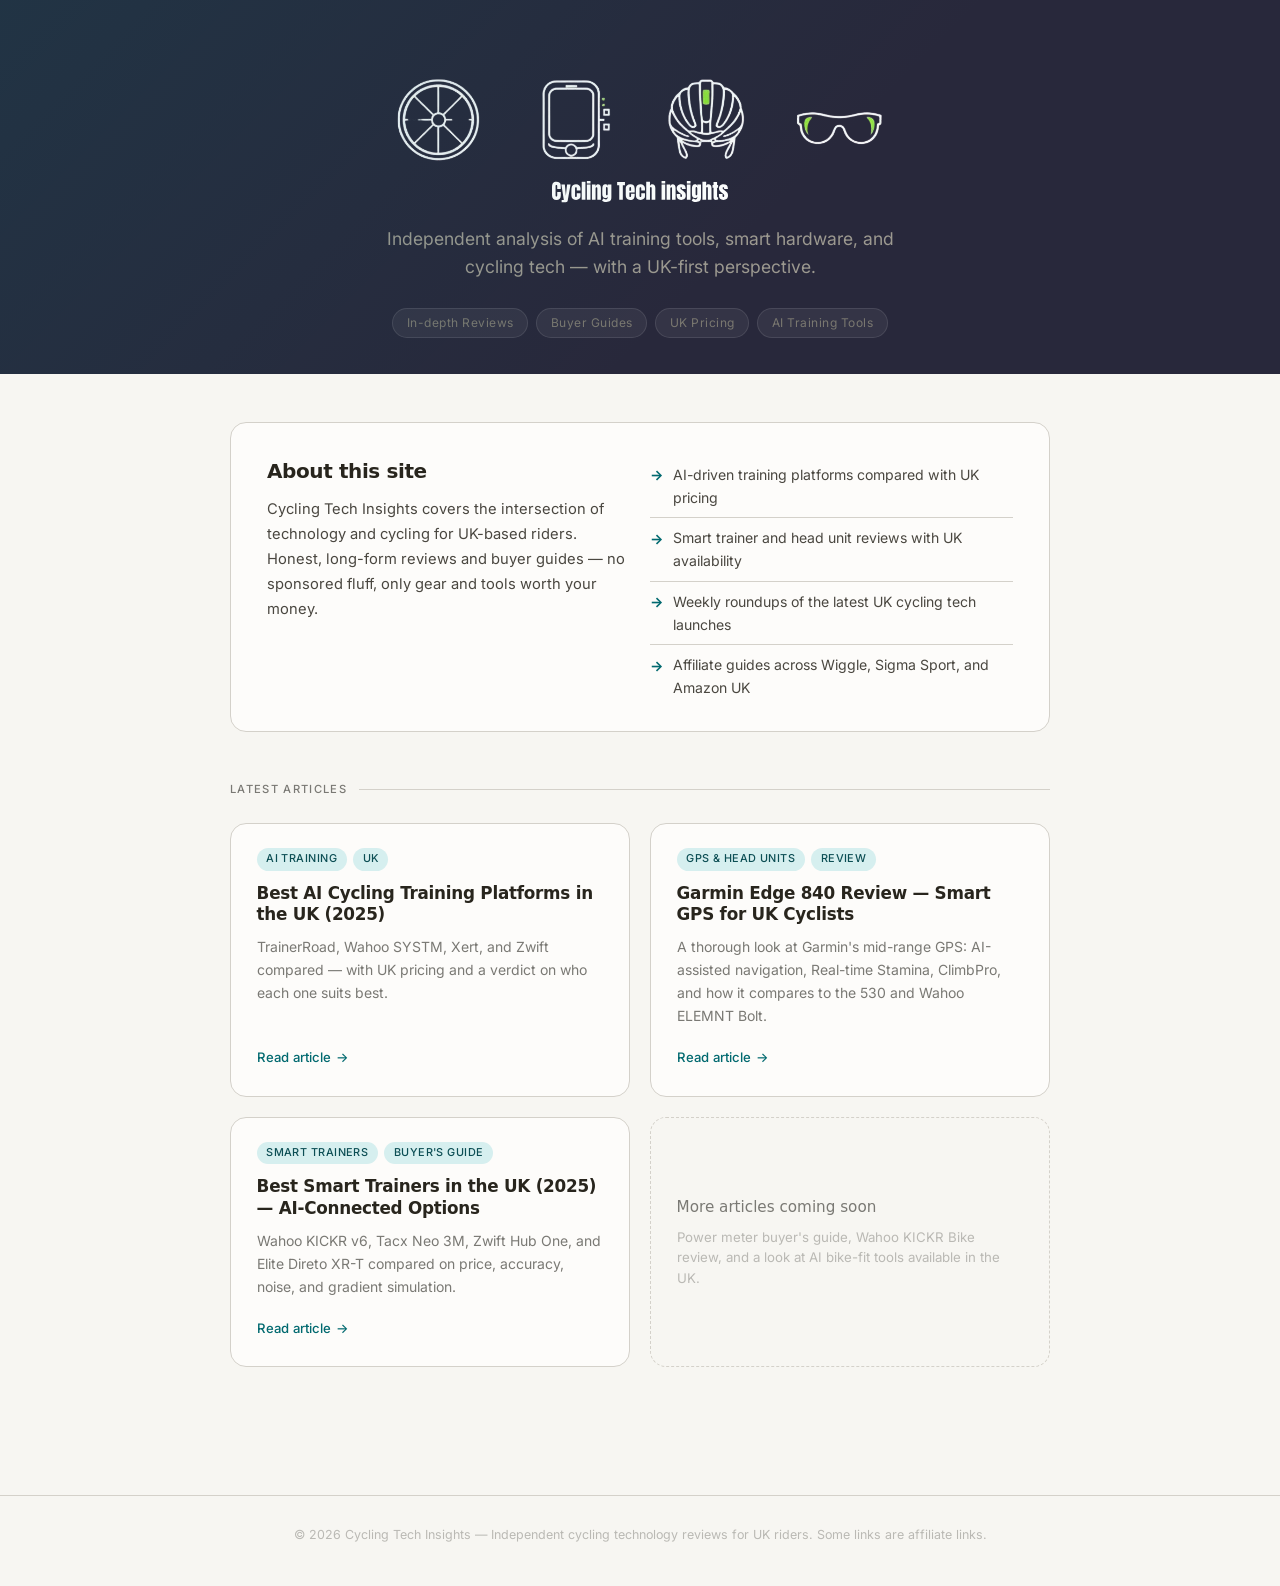
<file: index.html>
<!DOCTYPE html>
<html lang="en">
<head>
  <meta charset="UTF-8">
  <title>Cycling Tech Insights — AI Tools, Gear Reviews &amp; UK Cycling Tech</title>
  <meta name="viewport" content="width=device-width, initial-scale=1">
  <meta name="description" content="Independent analysis of cycling technology, AI training tools, and gear for UK riders. Honest reviews, buyer guides, and weekly tech roundups.">

  <!-- Fonts: Satoshi (headings) + Inter (body) via Fontshare / Bunny Fonts -->
  <link rel="preconnect" href="https://api.fontshare.com">
  <link rel="stylesheet" href="https://api.fontshare.com/v2/css?f[]=satoshi@700,500&display=swap">
  <link rel="preconnect" href="https://fonts.bunny.net">
  <link rel="stylesheet" href="https://fonts.bunny.net/css?family=inter:400,500&display=swap">

  <style>
    /* ── Reset & base ─────────────────────────────────────── */
    *, *::before, *::after { box-sizing: border-box; }

    :root {
      --bg:          #F7F6F2;
      --surface:     #FDFCFA;
      --border:      #D4D1CA;
      --text:        #28251D;
      --text-muted:  #7A7974;
      --text-faint:  #BAB9B4;
      --accent:      #01696F;
      --accent-dark: #0C4E54;
      --tag-bg:      #D6EFEF;
      --tag-text:    #0C4E54;
      --header-bg:   #28283b;
      --font-head:   'Satoshi', system-ui, -apple-system, sans-serif;
      --font-body:   'Inter', system-ui, -apple-system, sans-serif;
    }

    html { scroll-behavior: smooth; }

    body {
      font-family: var(--font-body);
      font-size: 1rem;
      line-height: 1.65;
      color: var(--text);
      background: var(--bg);
      margin: 0;
      padding: 0;
      -webkit-font-smoothing: antialiased;
    }

    a { color: var(--accent); text-decoration: none; }
    a:hover { color: var(--accent-dark); text-decoration: underline; }

    /* ── Header / Hero ────────────────────────────────────── */
    header {
      background: var(--header-bg);
      color: #E8E6E0;
      padding: 2.5rem 1.5rem 2.25rem;
      text-align: center;
      position: relative;
      overflow: hidden;
    }

    /* Subtle angled accent stripe behind the header */
    header::before {
      content: '';
      position: absolute;
      inset: 0;
      background: linear-gradient(135deg, rgba(1,105,111,0.18) 0%, transparent 60%);
      pointer-events: none;
    }

    /* ── Hero logo (wide wordmark) ──────────────────────────── */
    .hero-logo-wrap {
      display: flex;
      justify-content: center;
      align-items: center;
      padding: 0.5rem 0 0.25rem;
    }
    .hero-logo-img {
      display: block;
      width: min(520px, 90vw);
      height: auto;
    }

    header .hero-sub {
      font-size: clamp(0.95rem, 2vw, 1.1rem);
      color: #9C9990;
      max-width: 520px;
      margin: 0 auto 1.75rem;
      line-height: 1.55;
    }

    .hero-pills {
      display: flex;
      justify-content: center;
      flex-wrap: wrap;
      gap: 0.5rem;
    }
    .hero-pill {
      font-size: 0.75rem;
      letter-spacing: 0.04em;
      color: #7A7870;
      background: rgba(255,255,255,0.06);
      border: 1px solid rgba(255,255,255,0.1);
      border-radius: 999px;
      padding: 0.25rem 0.85rem;
    }

    /* ── Layout ───────────────────────────────────────────── */
    main {
      max-width: 860px;
      margin: 0 auto;
      padding: 3rem 1.25rem 5rem;
    }

    /* ── Section label ────────────────────────────────────── */
    .section-label {
      font-family: var(--font-body);
      font-size: 0.7rem;
      font-weight: 500;
      letter-spacing: 0.12em;
      text-transform: uppercase;
      color: var(--text-muted);
      margin: 0 0 1.5rem;
      display: flex;
      align-items: center;
      gap: 0.75rem;
    }
    .section-label::after {
      content: '';
      flex: 1;
      height: 1px;
      background: var(--border);
    }

    /* ── Intro band ───────────────────────────────────────── */
    .intro-band {
      background: var(--surface);
      border: 1px solid var(--border);
      border-radius: 1rem;
      padding: 2rem 2.25rem;
      margin-bottom: 3rem;
      display: grid;
      grid-template-columns: 1fr;
      gap: 1.25rem;
    }
    @media (min-width: 640px) {
      .intro-band {
        grid-template-columns: 1fr 1fr;
        align-items: start;
      }
    }

    .intro-band h2 {
      font-family: var(--font-head);
      font-size: 1.25rem;
      font-weight: 700;
      letter-spacing: -0.02em;
      margin: 0 0 0.6rem;
      color: var(--text);
    }
    .intro-band p {
      font-size: 0.92rem;
      color: #4A4740;
      margin: 0;
      line-height: 1.7;
    }
    .intro-list {
      list-style: none;
      padding: 0;
      margin: 0;
    }
    .intro-list li {
      font-size: 0.88rem;
      color: #4A4740;
      padding: 0.5rem 0;
      border-bottom: 1px solid var(--border);
      display: flex;
      align-items: flex-start;
      gap: 0.6rem;
    }
    .intro-list li:last-child { border-bottom: none; padding-bottom: 0; }
    .intro-list li::before {
      content: '→';
      color: var(--accent);
      font-weight: 700;
      flex-shrink: 0;
      margin-top: 0.05rem;
    }

    /* ── Article grid ─────────────────────────────────────── */
    .articles-grid {
      display: grid;
      grid-template-columns: 1fr;
      gap: 1.25rem;
      margin-bottom: 3rem;
    }
    @media (min-width: 560px) {
      .articles-grid { grid-template-columns: 1fr 1fr; }
    }

    /* ── Article card ─────────────────────────────────────── */
    .article-card {
      background: var(--surface);
      border: 1px solid var(--border);
      border-radius: 1rem;
      padding: 1.5rem 1.6rem 1.6rem;
      display: flex;
      flex-direction: column;
      transition: border-color 0.15s, box-shadow 0.15s, transform 0.15s;
      position: relative;
    }
    .article-card:hover {
      border-color: var(--accent);
      box-shadow: 0 8px 24px -4px rgba(1,105,111,0.12);
      transform: translateY(-2px);
    }

    /* Teal top accent bar */
    .article-card::before {
      content: '';
      position: absolute;
      top: 0; left: 1.6rem; right: 1.6rem;
      height: 2px;
      background: var(--accent);
      border-radius: 0 0 2px 2px;
      opacity: 0;
      transition: opacity 0.15s;
    }
    .article-card:hover::before { opacity: 1; }

    .card-tags {
      display: flex;
      gap: 0.4rem;
      flex-wrap: wrap;
      margin-bottom: 0.75rem;
    }
    .tag {
      background: var(--tag-bg);
      color: var(--tag-text);
      padding: 0.15rem 0.6rem;
      border-radius: 999px;
      font-size: 0.68rem;
      font-weight: 500;
      letter-spacing: 0.04em;
      text-transform: uppercase;
    }

    .article-card h3 {
      font-family: var(--font-head);
      font-size: 1.05rem;
      font-weight: 700;
      letter-spacing: -0.015em;
      line-height: 1.3;
      margin: 0 0 0.55rem;
      color: var(--text);
    }
    .article-card h3 a {
      color: inherit;
      text-decoration: none;
    }
    .article-card h3 a:hover { color: var(--accent); text-decoration: none; }

    .article-card p {
      font-size: 0.875rem;
      color: var(--text-muted);
      margin: 0 0 1.25rem;
      flex: 1;
      line-height: 1.65;
    }

    .read-link {
      display: inline-flex;
      align-items: center;
      gap: 0.35rem;
      font-size: 0.82rem;
      font-weight: 500;
      color: var(--accent);
      text-decoration: none;
      border-bottom: 1px solid transparent;
      transition: border-color 0.12s, color 0.12s;
    }
    .read-link:hover {
      color: var(--accent-dark);
      border-color: var(--accent-dark);
      text-decoration: none;
    }
    .read-link .arrow {
      font-size: 1em;
      transition: transform 0.12s;
    }
    .article-card:hover .read-link .arrow { transform: translateX(3px); }

    /* ── Coming soon card ─────────────────────────────────── */
    .coming-soon-card {
      background: transparent;
      border: 1px dashed var(--border);
      border-radius: 1rem;
      padding: 1.5rem 1.6rem;
      display: flex;
      flex-direction: column;
      justify-content: center;
    }
    .coming-soon-card h3 {
      font-family: var(--font-head);
      font-size: 0.95rem;
      font-weight: 500;
      margin: 0 0 0.4rem;
      color: var(--text-muted);
    }
    .coming-soon-card p {
      margin: 0;
      font-size: 0.83rem;
      color: var(--text-faint);
      line-height: 1.55;
    }

    /* ── Footer ───────────────────────────────────────────── */
    footer {
      border-top: 1px solid var(--border);
      text-align: center;
      font-size: 0.78rem;
      color: var(--text-faint);
      padding: 1.75rem 1.25rem 2.5rem;
      line-height: 1.7;
    }
    footer a { color: var(--text-muted); }
    footer a:hover { color: var(--text); }

    /* ── Reduced motion ───────────────────────────────────── */
    @media (prefers-reduced-motion: reduce) {
      .article-card, .article-card::before, .read-link, .read-link .arrow {
        transition: none;
      }
      .article-card:hover { transform: none; }
    }
  </style>
</head>
<body>

  <header>
    <div class="hero-logo-wrap">
      <img class="hero-logo-img"
           src="/business%20cards%2030%20(Logo).svg"
           onerror="this.src='/business%20cards%2030%20(Logo).png'"
           alt="Cycling Tech Insights">
    </div>
    <p class="hero-sub">Independent analysis of AI training tools, smart hardware, and cycling tech — with a UK-first perspective.</p>
    <div class="hero-pills">
      <span class="hero-pill">In-depth Reviews</span>
      <span class="hero-pill">Buyer Guides</span>
      <span class="hero-pill">UK Pricing</span>
      <span class="hero-pill">AI Training Tools</span>
    </div>
  </header>

  <main>

    <!-- Intro -->
    <div id="about" class="intro-band">
      <div>
        <h2>About this site</h2>
        <p>Cycling Tech Insights covers the intersection of technology and cycling for UK-based riders. Honest, long-form reviews and buyer guides — no sponsored fluff, only gear and tools worth your money.</p>
      </div>
      <ul class="intro-list">
        <li>AI-driven training platforms compared with UK pricing</li>
        <li>Smart trainer and head unit reviews with UK availability</li>
        <li>Weekly roundups of the latest UK cycling tech launches</li>
        <li>Affiliate guides across Wiggle, Sigma Sport, and Amazon UK</li>
      </ul>
    </div>

    <!-- Articles -->
    <p id="articles" class="section-label">Latest Articles</p>

    <div class="articles-grid">

      <div class="article-card">
        <div class="card-tags">
          <span class="tag">AI Training</span>
          <span class="tag">UK</span>
        </div>
        <h3><a href="/articles/ai-cycling-training-platforms.html">Best AI Cycling Training Platforms in the UK (2025)</a></h3>
        <p>TrainerRoad, Wahoo SYSTM, Xert, and Zwift compared — with UK pricing and a verdict on who each one suits best.</p>
<a href="/articles/ai-cycling-training-platforms.html" class="read-link">Read article <span class="arrow">→</span></a>
      </div>

      <div class="article-card">
        <div class="card-tags">
          <span class="tag">GPS &amp; Head Units</span>
          <span class="tag">Review</span>
        </div>
        <h3><a href="/articles/garmin-edge-840-review.html">Garmin Edge 840 Review — Smart GPS for UK Cyclists</a></h3>
        <p>A thorough look at Garmin's mid-range GPS: AI-assisted navigation, Real-time Stamina, ClimbPro, and how it compares to the 530 and Wahoo ELEMNT Bolt.</p>
<a href="/articles/garmin-edge-840-review.html" class="read-link">Read article <span class="arrow">→</span></a>
      </div>

      <div class="article-card">
        <div class="card-tags">
          <span class="tag">Smart Trainers</span>
          <span class="tag">Buyer's Guide</span>
        </div>
        <h3><a href="/articles/smart-trainers-uk-comparison.html">Best Smart Trainers in the UK (2025) — AI-Connected Options</a></h3>
        <p>Wahoo KICKR v6, Tacx Neo 3M, Zwift Hub One, and Elite Direto XR-T compared on price, accuracy, noise, and gradient simulation.</p>
<a href="/articles/smart-trainers-uk-comparison.html" class="read-link">Read article <span class="arrow">→</span></a>
      </div>

      <div class="coming-soon-card">
        <h3>More articles coming soon</h3>
        <p>Power meter buyer's guide, Wahoo KICKR Bike review, and a look at AI bike-fit tools available in the UK.</p>
      </div>

    </div>

  </main>

  <footer>
    &copy; <span id="year"></span> Cycling Tech Insights &mdash; Independent cycling technology reviews for UK riders.
    Some links are affiliate links.
  </footer>

  <script>document.getElementById('year').textContent = new Date().getFullYear();</script>
</body>
</html>
</file>
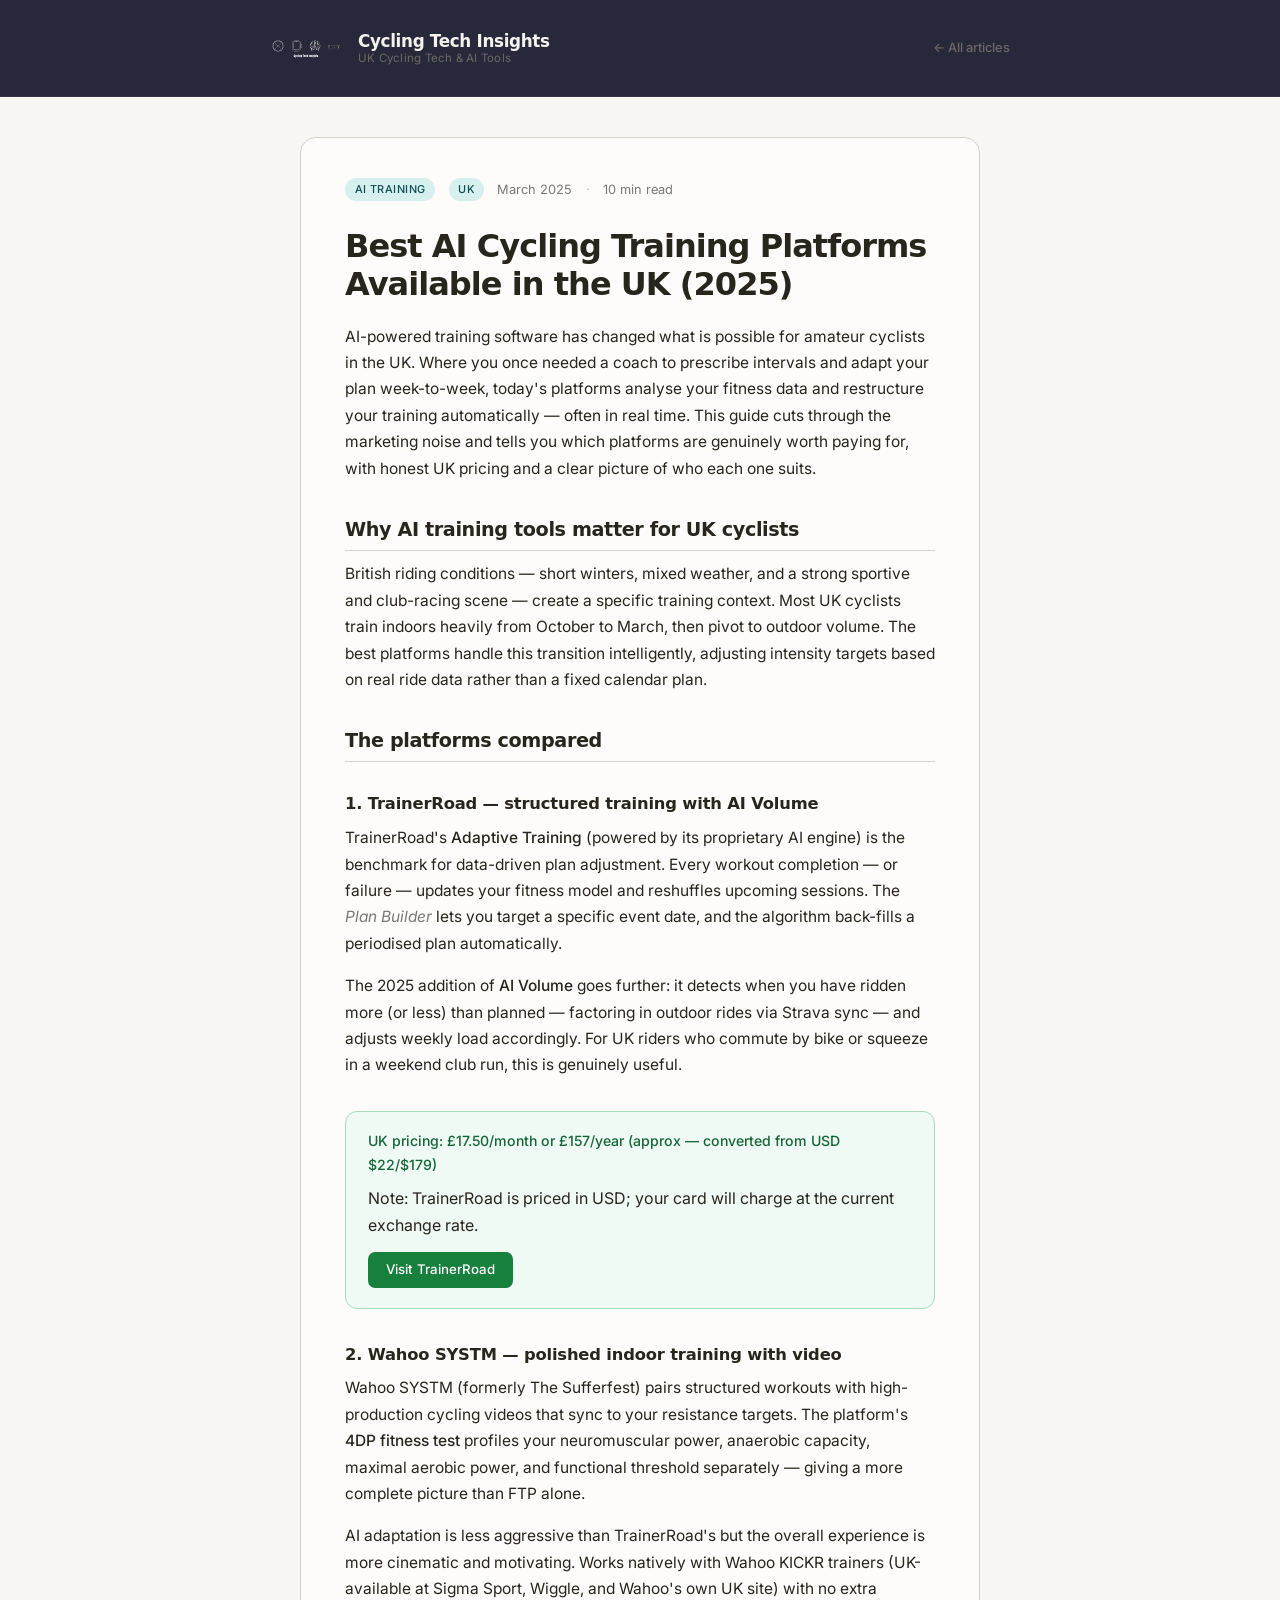
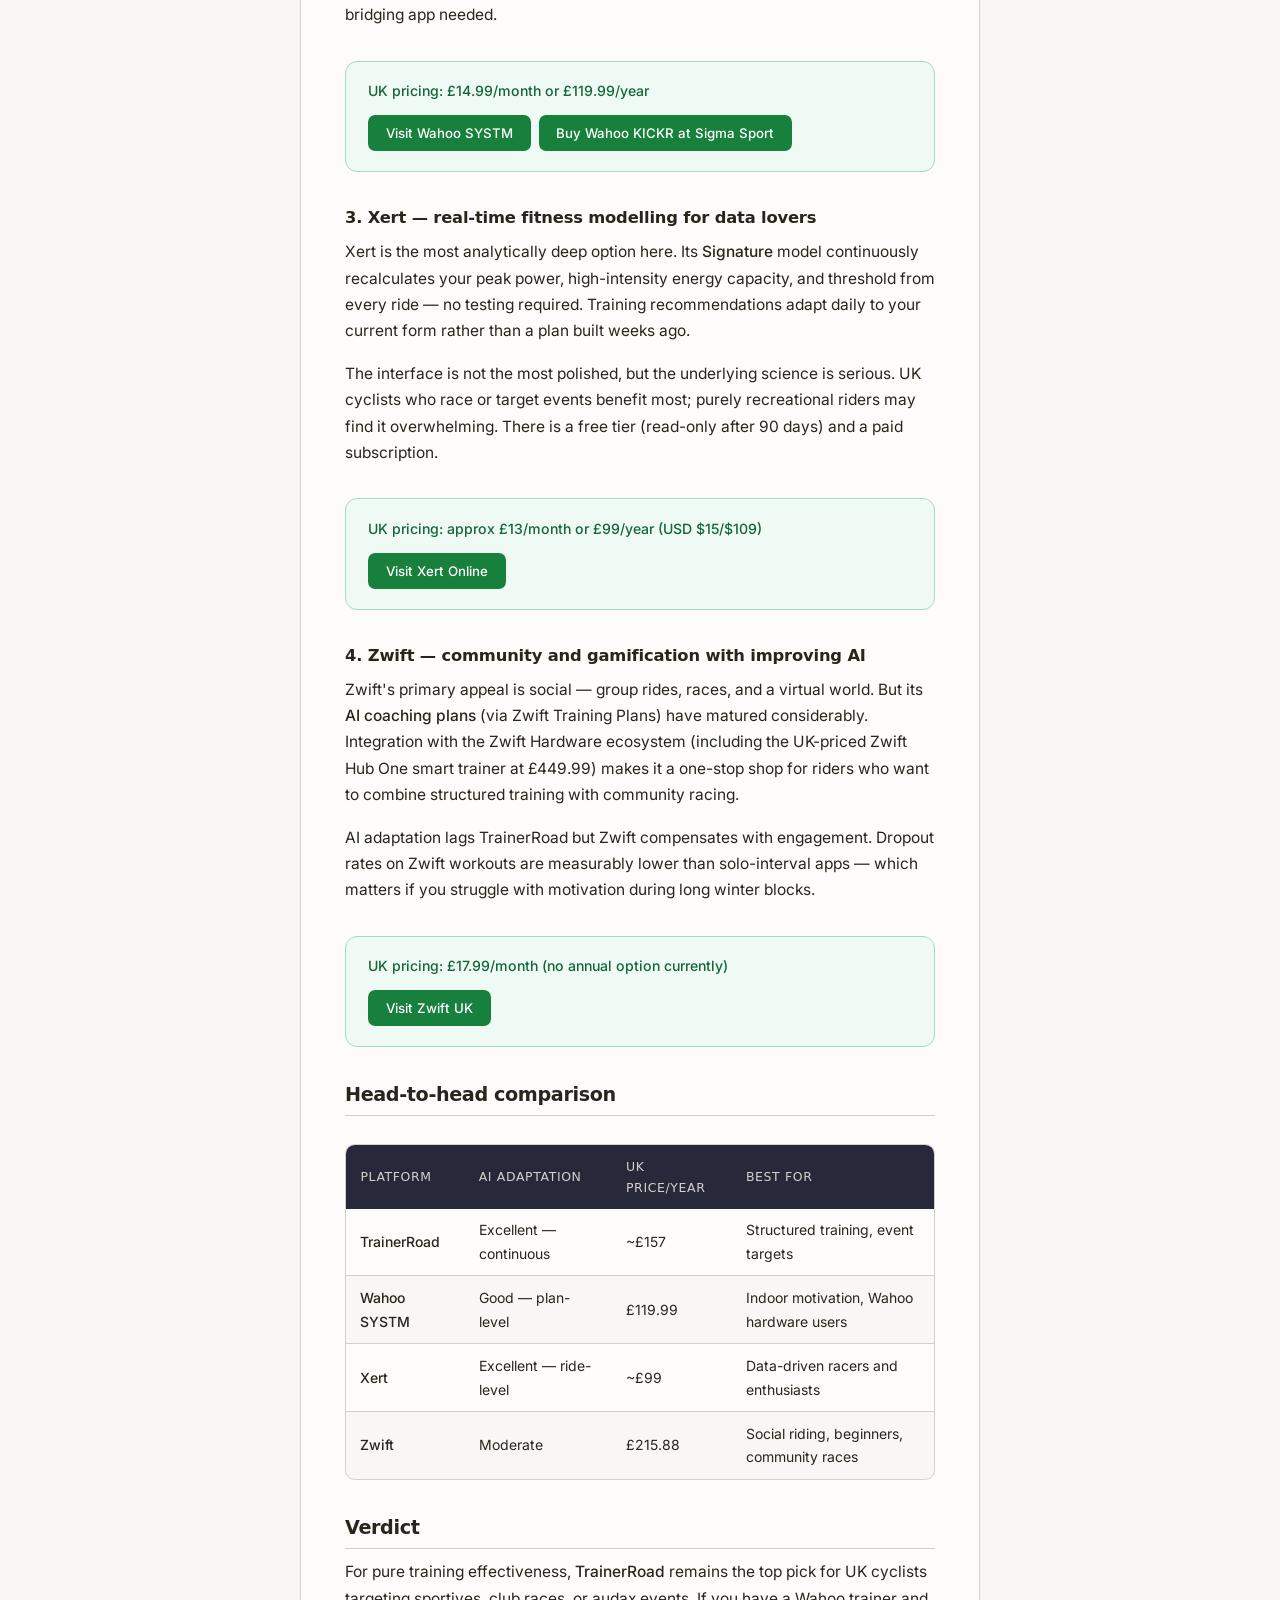
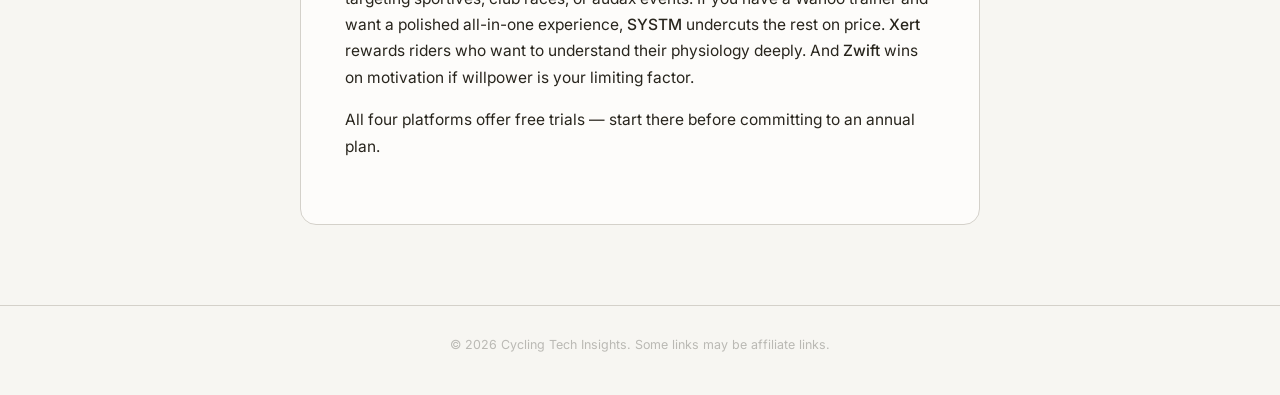
<file: articles/ai-cycling-training-platforms.html>
<!DOCTYPE html>
<html lang="en">
<head>
  <meta charset="UTF-8">
  <title>Best AI Cycling Training Platforms Available in the UK (2025) | Cycling Tech Insights</title>
  <meta name="viewport" content="width=device-width, initial-scale=1">
  <meta name="description" content="A UK-focused comparison of AI-powered cycling training platforms including Zwift, Wahoo SYSTM, TrainerRoad, and Xert — with UK pricing and honest verdicts.">
  <link rel="stylesheet" href="../css/article.css">
</head>
<body>

  <div class="site-header">
    <div class="header-inner">
      <a href="/" class="site-logo">
        <img src="/business%20cards%2030%20(Logo).svg"
             onerror="this.src='/business%20cards%2030%20(Logo).png'"
             alt="Cycling Tech Insights logo">
        <div class="header-text">
          <span class="logo-name">Cycling Tech Insights</span>
          <span class="logo-tagline">UK Cycling Tech &amp; AI Tools</span>
        </div>
      </a>
      <a href="/" class="back-nav">← All articles</a>
    </div>
  </div>

  <div class="article-wrap">

    <article>
      <div class="article-meta">
        <span class="tag">AI Training</span>
        <span class="tag">UK</span>
        <span>March 2025</span>
        <span>10 min read</span>
      </div>

      <h1>Best AI Cycling Training Platforms Available in the UK (2025)</h1>

      <p>
        AI-powered training software has changed what is possible for amateur cyclists in the UK.
        Where you once needed a coach to prescribe intervals and adapt your plan week-to-week,
        today's platforms analyse your fitness data and restructure your training automatically —
        often in real time. This guide cuts through the marketing noise and tells you which
        platforms are genuinely worth paying for, with honest UK pricing and a clear picture
        of who each one suits.
      </p>

      <h2>Why AI training tools matter for UK cyclists</h2>
      <p>
        British riding conditions — short winters, mixed weather, and a strong sportive and
        club-racing scene — create a specific training context. Most UK cyclists train indoors
        heavily from October to March, then pivot to outdoor volume. The best platforms handle
        this transition intelligently, adjusting intensity targets based on real ride data rather
        than a fixed calendar plan.
      </p>

      <h2>The platforms compared</h2>

      <h3>1. TrainerRoad — structured training with AI Volume</h3>
      <p>
        TrainerRoad's <strong>Adaptive Training</strong> (powered by its proprietary AI engine)
        is the benchmark for data-driven plan adjustment. Every workout completion — or failure —
        updates your fitness model and reshuffles upcoming sessions. The <em>Plan Builder</em>
        lets you target a specific event date, and the algorithm back-fills a periodised plan
        automatically.
      </p>
      <p>
        The 2025 addition of <strong>AI Volume</strong> goes further: it detects when you have
        ridden more (or less) than planned — factoring in outdoor rides via Strava sync — and
        adjusts weekly load accordingly. For UK riders who commute by bike or squeeze in a
        weekend club run, this is genuinely useful.
      </p>

      <div class="buy-box">
        <strong>UK pricing: £17.50/month or £157/year (approx — converted from USD $22/$179)</strong>
        Note: TrainerRoad is priced in USD; your card will charge at the current exchange rate.
        <br>
        <div class="buy-links"><a href="https://www.trainerroad.com" rel="nofollow">Visit TrainerRoad</a></div>
      </div>

      <h3>2. Wahoo SYSTM — polished indoor training with video</h3>
      <p>
        Wahoo SYSTM (formerly The Sufferfest) pairs structured workouts with high-production
        cycling videos that sync to your resistance targets. The platform's <strong>4DP fitness
        test</strong> profiles your neuromuscular power, anaerobic capacity, maximal aerobic power,
        and functional threshold separately — giving a more complete picture than FTP alone.
      </p>
      <p>
        AI adaptation is less aggressive than TrainerRoad's but the overall experience is more
        cinematic and motivating. Works natively with Wahoo KICKR trainers (UK-available at
        Sigma Sport, Wiggle, and Wahoo's own UK site) with no extra bridging app needed.
      </p>

      <div class="buy-box">
        <strong>UK pricing: £14.99/month or £119.99/year</strong>
        <div class="buy-links"><a href="https://www.wahoofitness.com/systm" rel="nofollow">Visit Wahoo SYSTM</a>
        <a href="https://www.sigmasport.co.uk/wahoo" rel="nofollow">Buy Wahoo KICKR at Sigma Sport</a></div>
      </div>

      <h3>3. Xert — real-time fitness modelling for data lovers</h3>
      <p>
        Xert is the most analytically deep option here. Its <strong>Signature</strong> model
        continuously recalculates your peak power, high-intensity energy capacity, and threshold
        from every ride — no testing required. Training recommendations adapt daily to your
        current form rather than a plan built weeks ago.
      </p>
      <p>
        The interface is not the most polished, but the underlying science is serious. UK cyclists
        who race or target events benefit most; purely recreational riders may find it overwhelming.
        There is a free tier (read-only after 90 days) and a paid subscription.
      </p>

      <div class="buy-box">
        <strong>UK pricing: approx £13/month or £99/year (USD $15/$109)</strong>
        <div class="buy-links"><a href="https://www.xertonline.com" rel="nofollow">Visit Xert Online</a></div>
      </div>

      <h3>4. Zwift — community and gamification with improving AI</h3>
      <p>
        Zwift's primary appeal is social — group rides, races, and a virtual world. But its
        <strong>AI coaching plans</strong> (via Zwift Training Plans) have matured considerably.
        Integration with the Zwift Hardware ecosystem (including the UK-priced Zwift Hub One
        smart trainer at £449.99) makes it a one-stop shop for riders who want to combine
        structured training with community racing.
      </p>
      <p>
        AI adaptation lags TrainerRoad but Zwift compensates with engagement. Dropout rates on
        Zwift workouts are measurably lower than solo-interval apps — which matters if you
        struggle with motivation during long winter blocks.
      </p>

      <div class="buy-box">
        <strong>UK pricing: £17.99/month (no annual option currently)</strong>
        <div class="buy-links"><a href="https://www.zwift.com/gb" rel="nofollow">Visit Zwift UK</a></div>
      </div>

      <h2>Head-to-head comparison</h2>

      <div class="table-wrap"><table class="comparison-table">
        <thead>
          <tr>
            <th>Platform</th>
            <th>AI Adaptation</th>
            <th>UK Price/year</th>
            <th>Best for</th>
          </tr>
        </thead>
        <tbody>
          <tr>
            <td><strong>TrainerRoad</strong></td>
            <td>Excellent — continuous</td>
            <td>~£157</td>
            <td>Structured training, event targets</td>
          </tr>
          <tr>
            <td><strong>Wahoo SYSTM</strong></td>
            <td>Good — plan-level</td>
            <td>£119.99</td>
            <td>Indoor motivation, Wahoo hardware users</td>
          </tr>
          <tr>
            <td><strong>Xert</strong></td>
            <td>Excellent — ride-level</td>
            <td>~£99</td>
            <td>Data-driven racers and enthusiasts</td>
          </tr>
          <tr>
            <td><strong>Zwift</strong></td>
            <td>Moderate</td>
            <td>£215.88</td>
            <td>Social riding, beginners, community races</td>
          </tr>
        </tbody>
      </table></div>

      <h2>Verdict</h2>
      <p>
        For pure training effectiveness, <strong>TrainerRoad</strong> remains the top pick for
        UK cyclists targeting sportives, club races, or audax events. If you have a Wahoo trainer
        and want a polished all-in-one experience, <strong>SYSTM</strong> undercuts the rest on
        price. <strong>Xert</strong> rewards riders who want to understand their physiology deeply.
        And <strong>Zwift</strong> wins on motivation if willpower is your limiting factor.
      </p>
      <p>
        All four platforms offer free trials — start there before committing to an annual plan.
      </p>

    </article>
  </div>

  <footer>
    &copy; <span id="year"></span> Cycling Tech Insights. Some links may be affiliate links.
  </footer>
  <script>document.getElementById('year').textContent = new Date().getFullYear();</script>
</body>
</html>
</file>
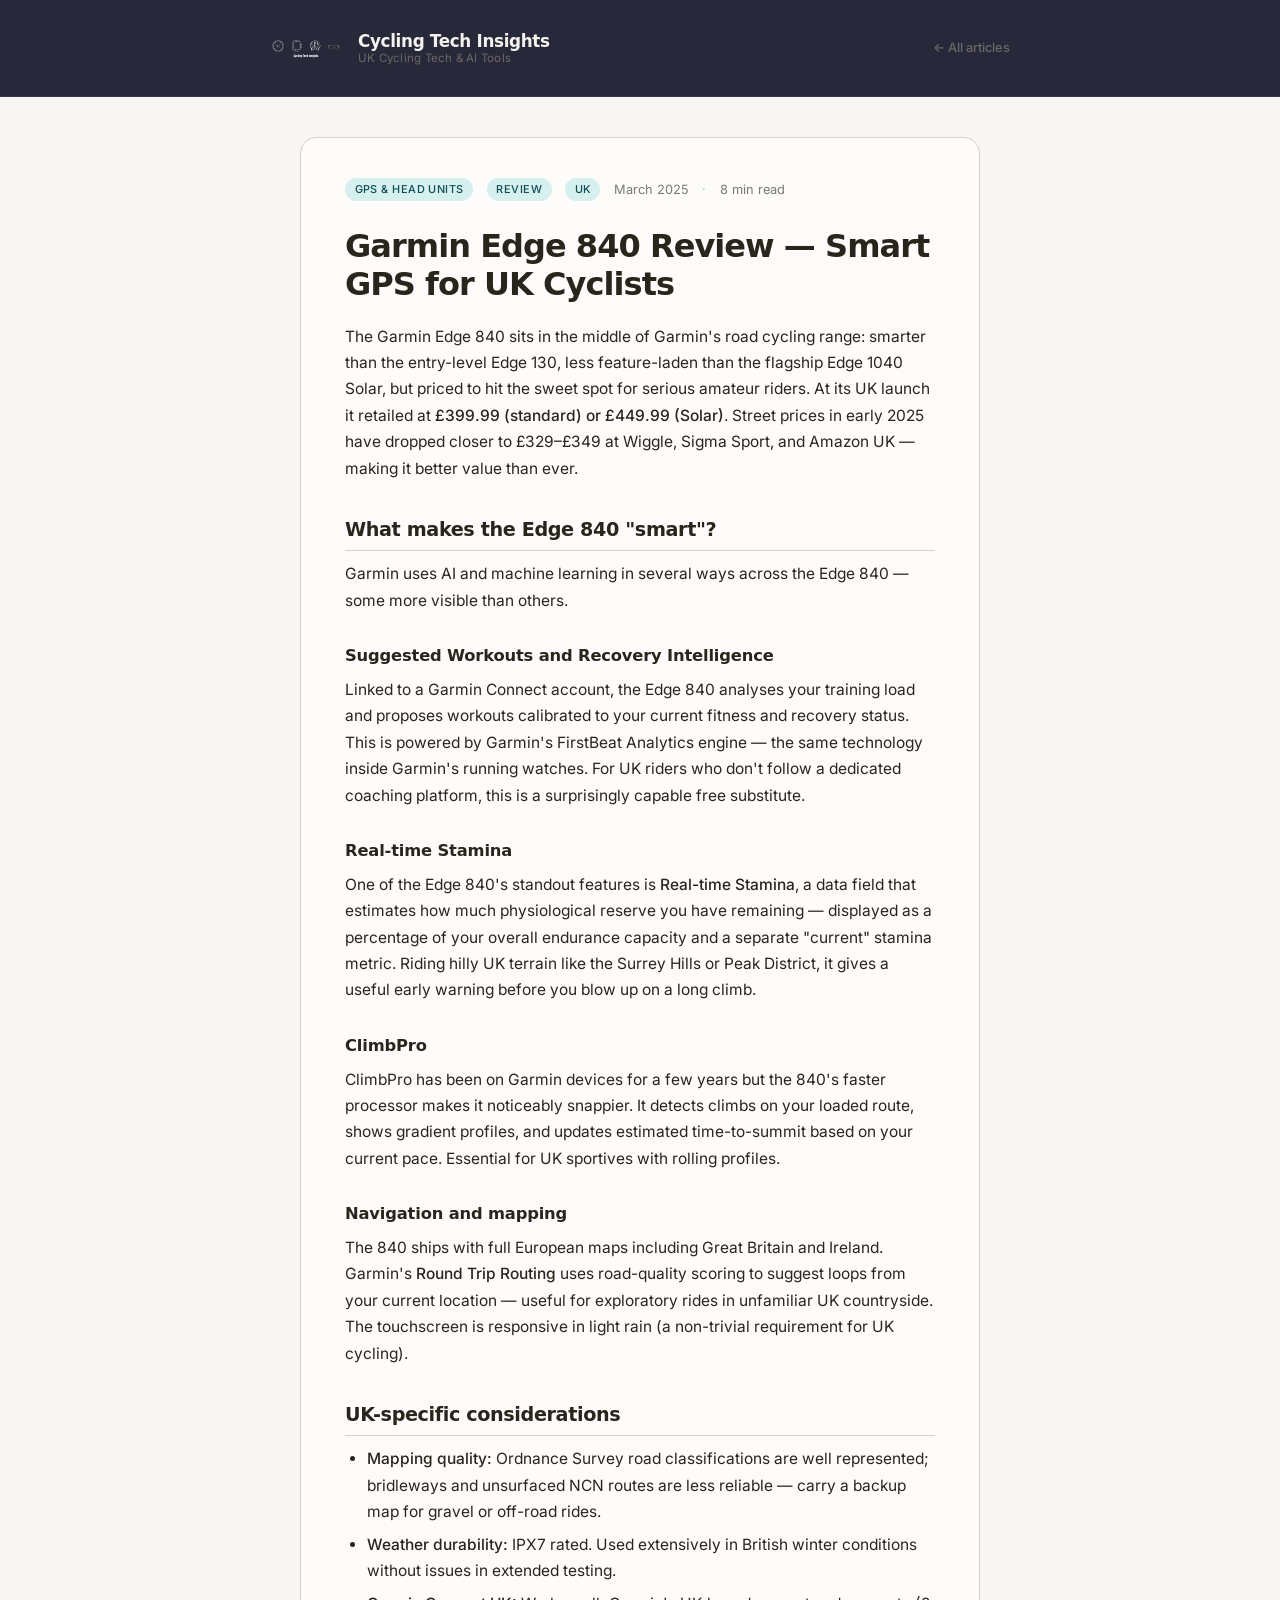
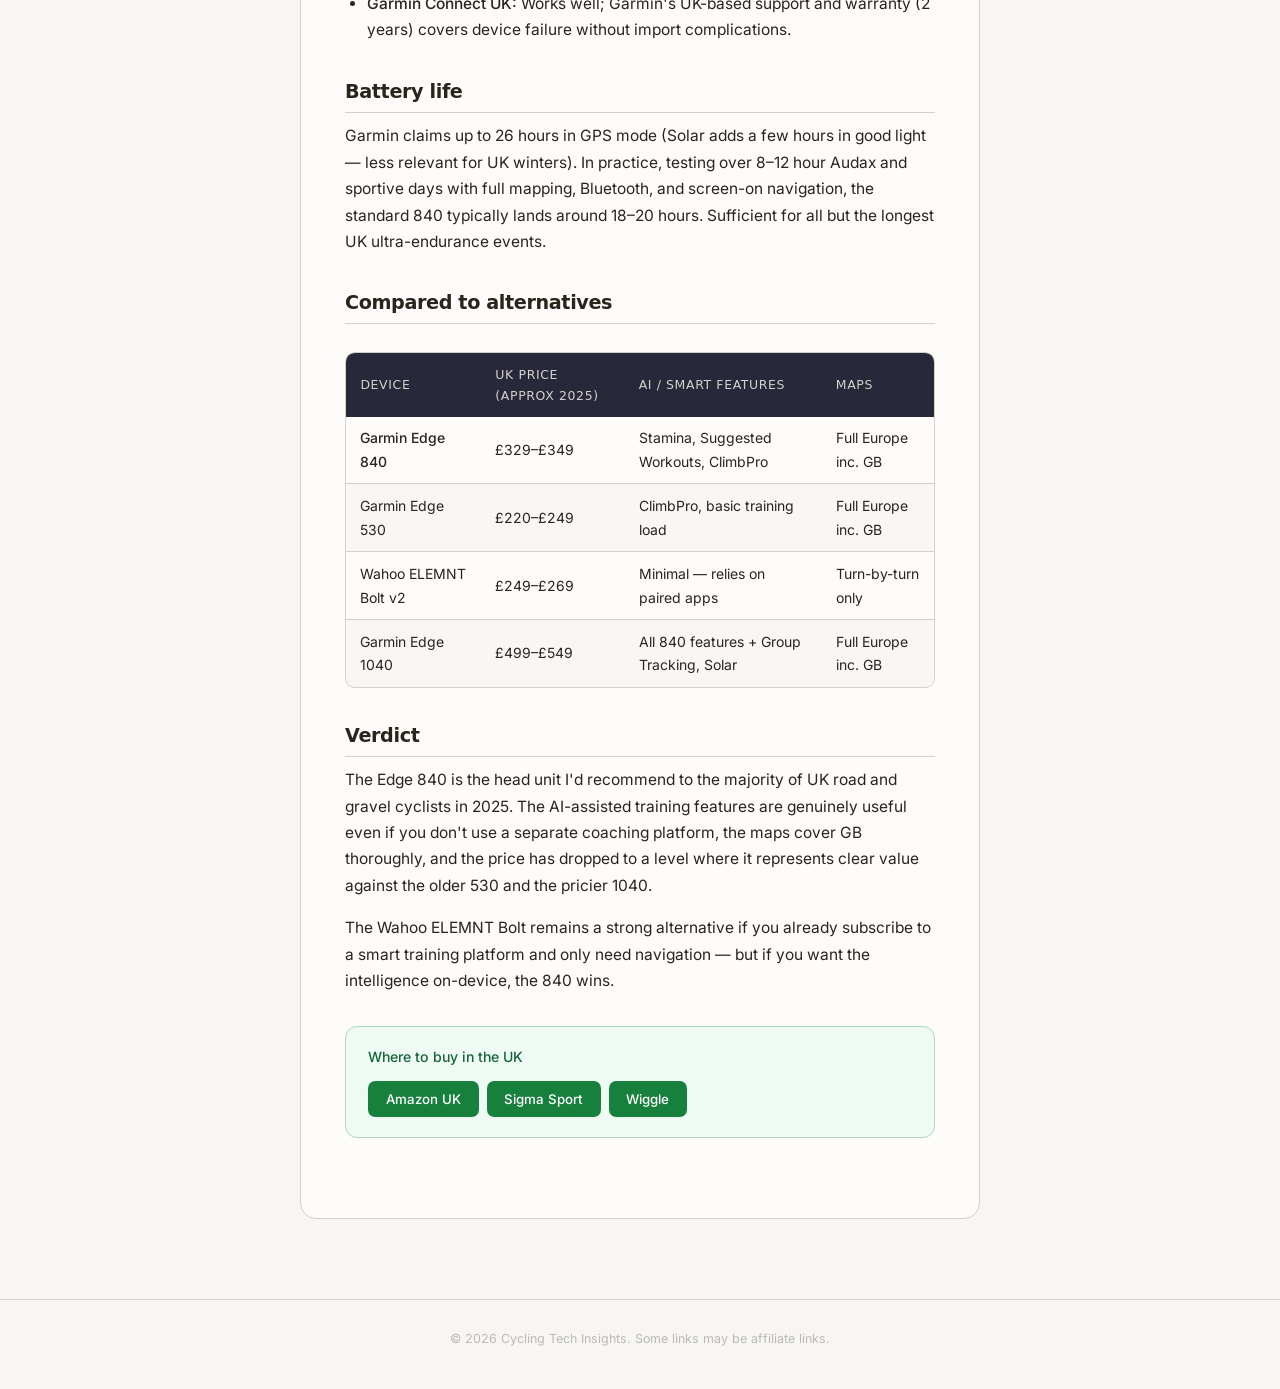
<file: articles/garmin-edge-840-review.html>
<!DOCTYPE html>
<html lang="en">
<head>
  <meta charset="UTF-8">
  <title>Garmin Edge 840 Review — Smart GPS for UK Cyclists | Cycling Tech Insights</title>
  <meta name="viewport" content="width=device-width, initial-scale=1">
  <meta name="description" content="A thorough UK review of the Garmin Edge 840 — covering AI-assisted navigation, ClimbPro, UK pricing, and how it compares to the Edge 530 and Wahoo ELEMNT Bolt.">
  <link rel="stylesheet" href="../css/article.css">
</head>
<body>

  <div class="site-header">
    <div class="header-inner">
      <a href="/" class="site-logo">
        <img src="/business%20cards%2030%20(Logo).svg"
             onerror="this.src='/business%20cards%2030%20(Logo).png'"
             alt="Cycling Tech Insights logo">
        <div class="header-text">
          <span class="logo-name">Cycling Tech Insights</span>
          <span class="logo-tagline">UK Cycling Tech &amp; AI Tools</span>
        </div>
      </a>
      <a href="/" class="back-nav">← All articles</a>
    </div>
  </div>

  <div class="article-wrap">

    <article>
      <div class="article-meta">
        <span class="tag">GPS &amp; Head Units</span>
        <span class="tag">Review</span>
        <span class="tag">UK</span>
        <span>March 2025</span>
        <span>8 min read</span>
      </div>

      <h1>Garmin Edge 840 Review — Smart GPS for UK Cyclists</h1>

      <p>
        The Garmin Edge 840 sits in the middle of Garmin's road cycling range: smarter than
        the entry-level Edge 130, less feature-laden than the flagship Edge 1040 Solar, but
        priced to hit the sweet spot for serious amateur riders. At its UK launch it retailed
        at <strong>£399.99 (standard) or £449.99 (Solar)</strong>. Street prices in early 2025
        have dropped closer to £329–£349 at Wiggle, Sigma Sport, and Amazon UK — making it
        better value than ever.
      </p>

      <h2>What makes the Edge 840 "smart"?</h2>
      <p>
        Garmin uses AI and machine learning in several ways across the Edge 840 — some more
        visible than others.
      </p>

      <h3>Suggested Workouts and Recovery Intelligence</h3>
      <p>
        Linked to a Garmin Connect account, the Edge 840 analyses your training load and
        proposes workouts calibrated to your current fitness and recovery status. This is powered
        by Garmin's FirstBeat Analytics engine — the same technology inside Garmin's running
        watches. For UK riders who don't follow a dedicated coaching platform, this is a
        surprisingly capable free substitute.
      </p>

      <h3>Real-time Stamina</h3>
      <p>
        One of the Edge 840's standout features is <strong>Real-time Stamina</strong>, a data
        field that estimates how much physiological reserve you have remaining — displayed as a
        percentage of your overall endurance capacity and a separate "current" stamina metric.
        Riding hilly UK terrain like the Surrey Hills or Peak District, it gives a useful
        early warning before you blow up on a long climb.
      </p>

      <h3>ClimbPro</h3>
      <p>
        ClimbPro has been on Garmin devices for a few years but the 840's faster processor
        makes it noticeably snappier. It detects climbs on your loaded route, shows gradient
        profiles, and updates estimated time-to-summit based on your current pace. Essential
        for UK sportives with rolling profiles.
      </p>

      <h3>Navigation and mapping</h3>
      <p>
        The 840 ships with full European maps including Great Britain and Ireland. Garmin's
        <strong>Round Trip Routing</strong> uses road-quality scoring to suggest loops from
        your current location — useful for exploratory rides in unfamiliar UK countryside.
        The touchscreen is responsive in light rain (a non-trivial requirement for UK cycling).
      </p>

      <h2>UK-specific considerations</h2>
      <ul>
        <li><strong>Mapping quality:</strong> Ordnance Survey road classifications are well
          represented; bridleways and unsurfaced NCN routes are less reliable — carry a
          backup map for gravel or off-road rides.</li>
        <li><strong>Weather durability:</strong> IPX7 rated. Used extensively in British
          winter conditions without issues in extended testing.</li>
        <li><strong>Garmin Connect UK:</strong> Works well; Garmin's UK-based support and
          warranty (2 years) covers device failure without import complications.</li>
      </ul>

      <h2>Battery life</h2>
      <p>
        Garmin claims up to 26 hours in GPS mode (Solar adds a few hours in good light — less
        relevant for UK winters). In practice, testing over 8–12 hour Audax and sportive days
        with full mapping, Bluetooth, and screen-on navigation, the standard 840 typically
        lands around 18–20 hours. Sufficient for all but the longest UK ultra-endurance events.
      </p>

      <h2>Compared to alternatives</h2>

      <div class="table-wrap"><table class="comparison-table">
        <thead>
          <tr>
            <th>Device</th>
            <th>UK Price (approx 2025)</th>
            <th>AI / Smart features</th>
            <th>Maps</th>
          </tr>
        </thead>
        <tbody>
          <tr>
            <td><strong>Garmin Edge 840</strong></td>
            <td>£329–£349</td>
            <td>Stamina, Suggested Workouts, ClimbPro</td>
            <td>Full Europe inc. GB</td>
          </tr>
          <tr>
            <td>Garmin Edge 530</td>
            <td>£220–£249</td>
            <td>ClimbPro, basic training load</td>
            <td>Full Europe inc. GB</td>
          </tr>
          <tr>
            <td>Wahoo ELEMNT Bolt v2</td>
            <td>£249–£269</td>
            <td>Minimal — relies on paired apps</td>
            <td>Turn-by-turn only</td>
          </tr>
          <tr>
            <td>Garmin Edge 1040</td>
            <td>£499–£549</td>
            <td>All 840 features + Group Tracking, Solar</td>
            <td>Full Europe inc. GB</td>
          </tr>
        </tbody>
      </table></div>

      <h2>Verdict</h2>
      <p>
        The Edge 840 is the head unit I'd recommend to the majority of UK road and gravel
        cyclists in 2025. The AI-assisted training features are genuinely useful even if you
        don't use a separate coaching platform, the maps cover GB thoroughly, and the price
        has dropped to a level where it represents clear value against the older 530 and
        the pricier 1040.
      </p>
      <p>
        The Wahoo ELEMNT Bolt remains a strong alternative if you already subscribe to a smart
        training platform and only need navigation — but if you want the intelligence on-device,
        the 840 wins.
      </p>

      <div class="buy-box">
        <strong>Where to buy in the UK</strong>
        <div class="buy-links">
          <a href="https://www.amazon.co.uk/s?k=garmin+edge+840" rel="nofollow">Amazon UK</a>
          <a href="https://www.sigmasport.co.uk/garmin" rel="nofollow">Sigma Sport</a>
          <a href="https://www.wiggle.com/garmin-edge-840" rel="nofollow">Wiggle</a>
        </div>
      </div>

    </article>
  </div>

  <footer>
    &copy; <span id="year"></span> Cycling Tech Insights. Some links may be affiliate links.
  </footer>
  <script>document.getElementById('year').textContent = new Date().getFullYear();</script>
</body>
</html>
</file>
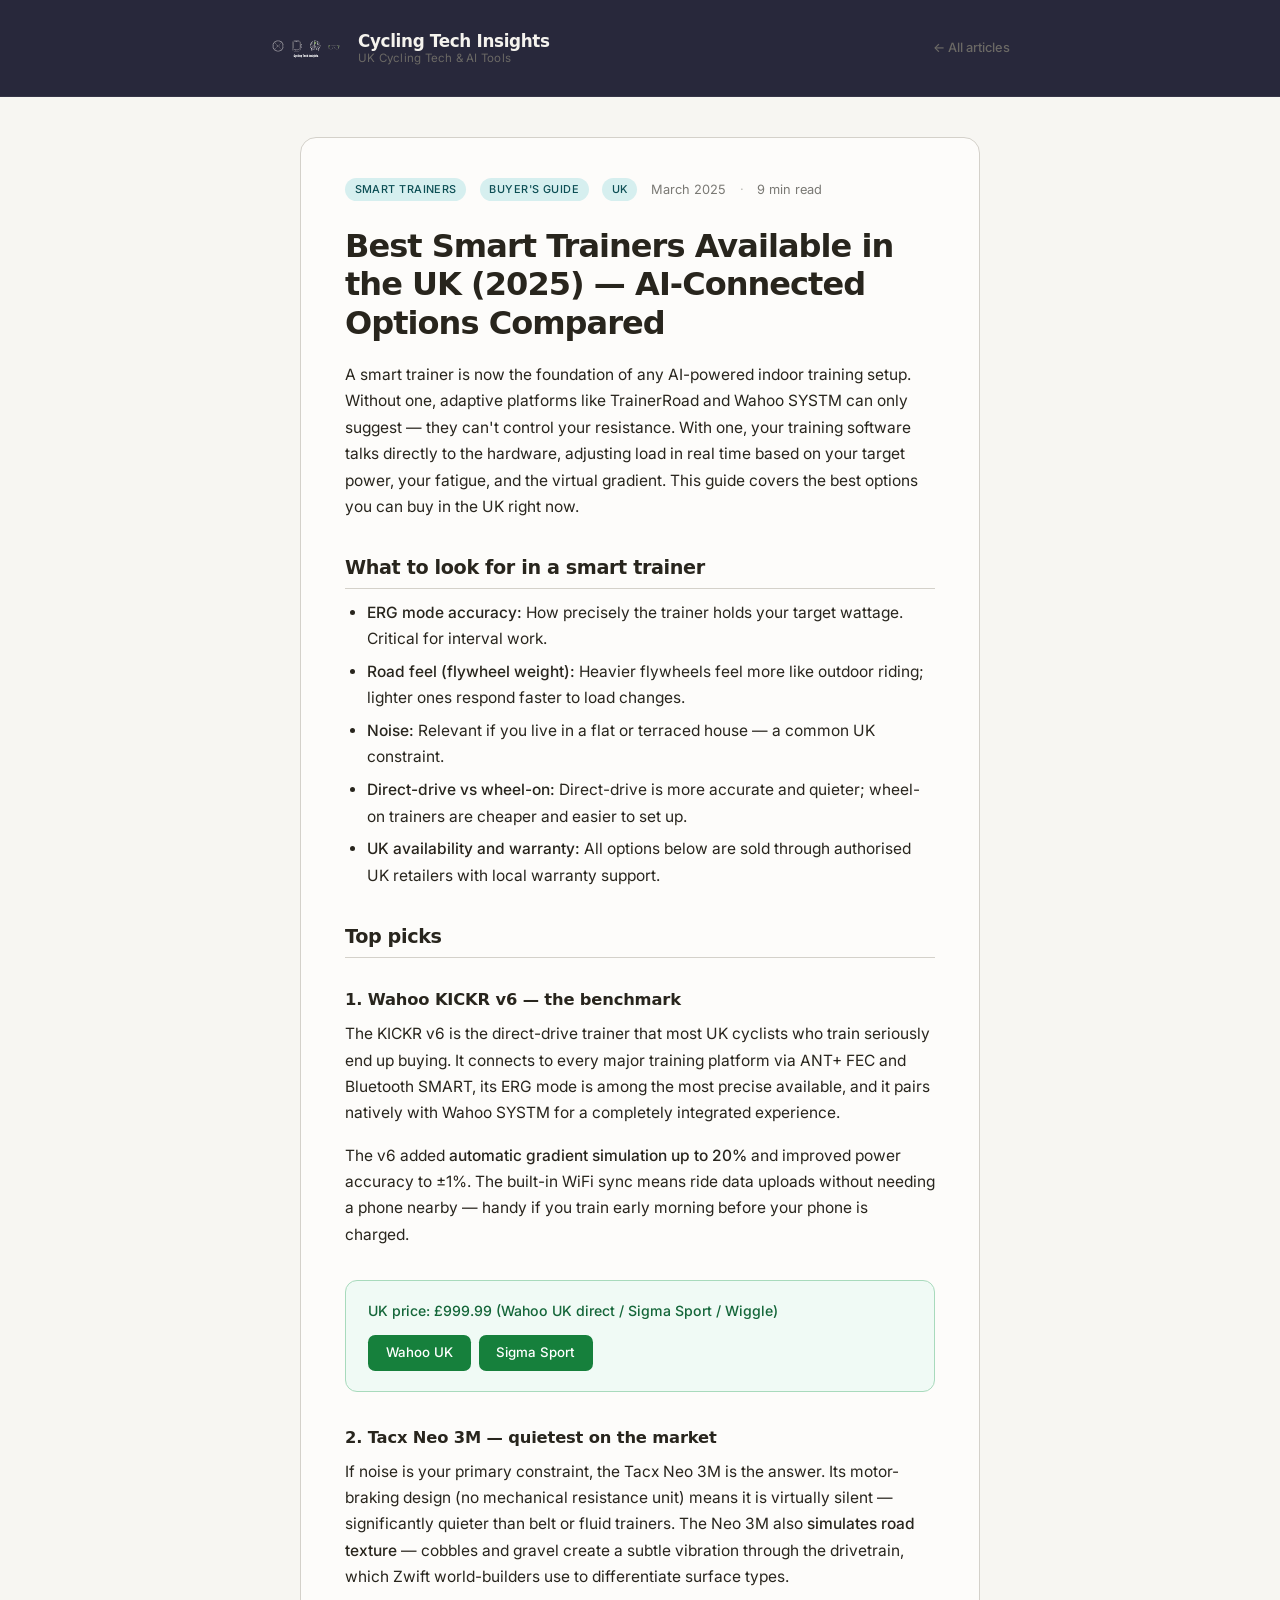
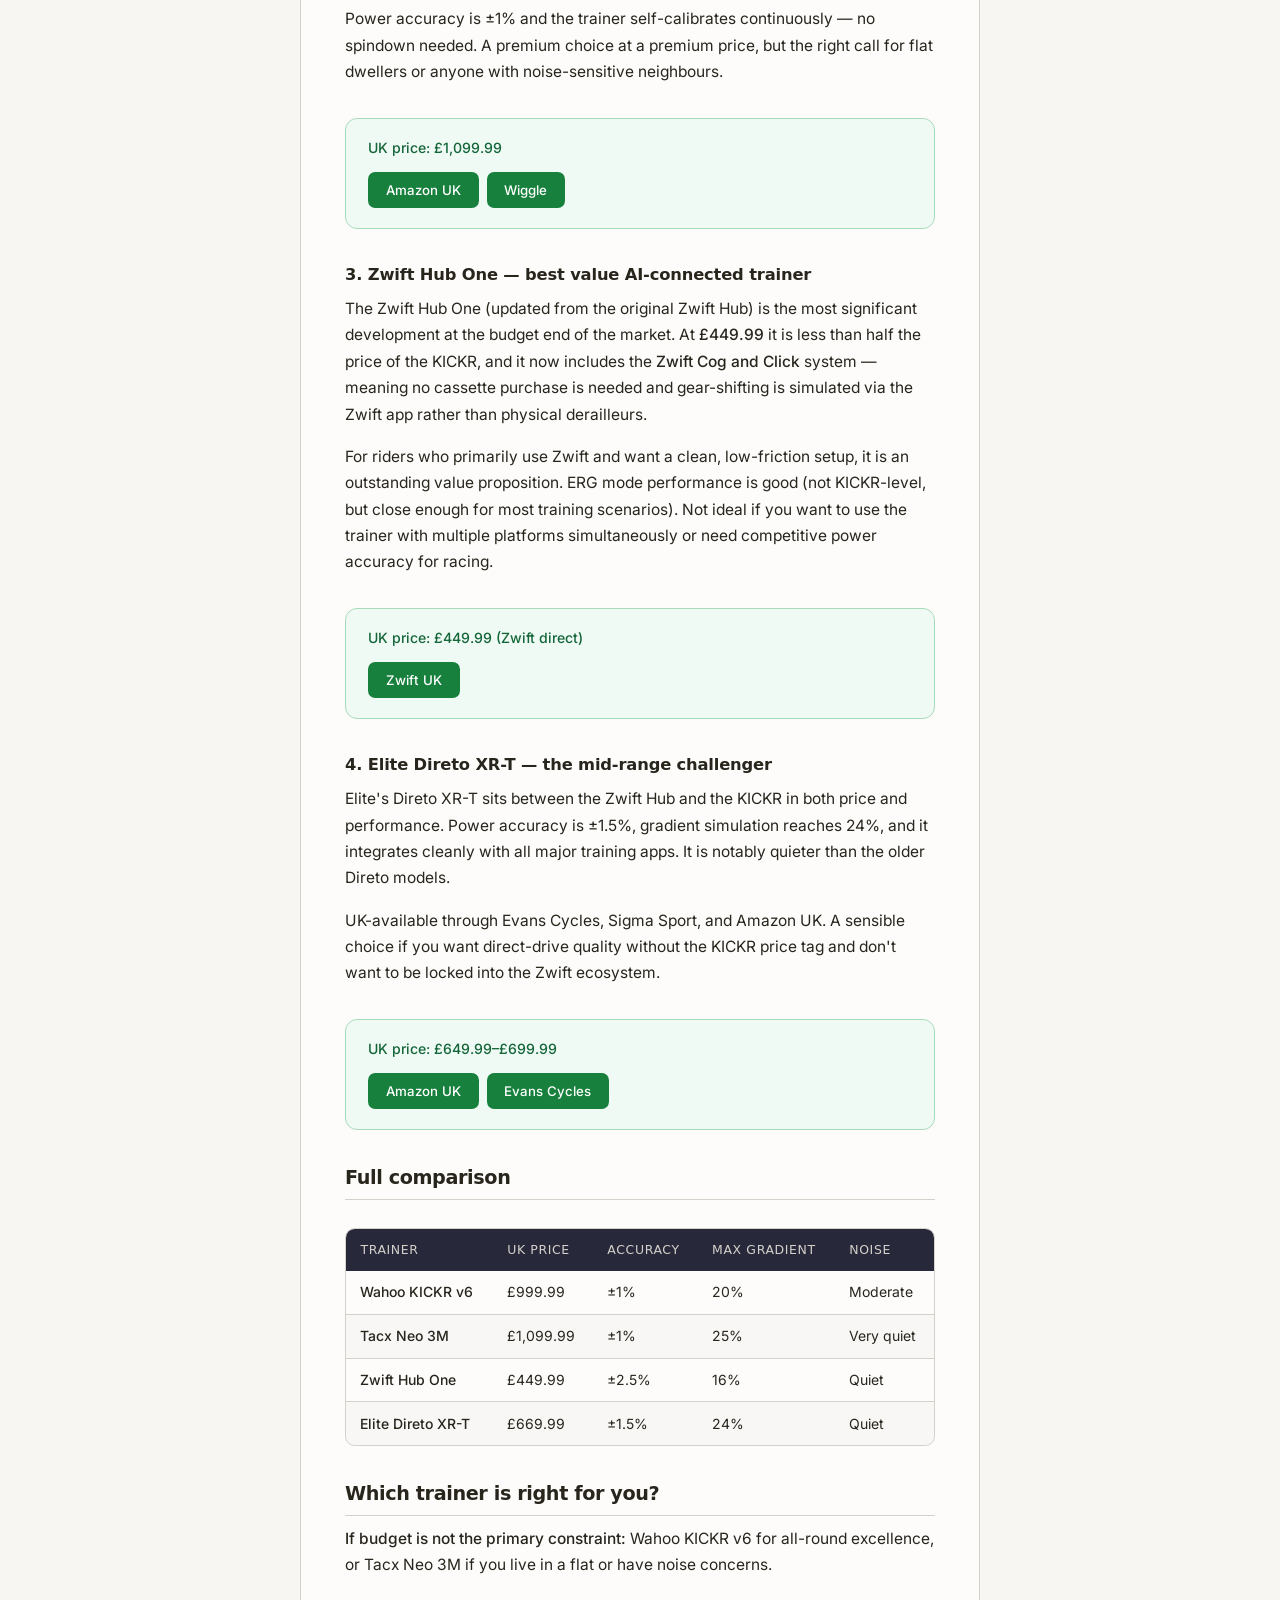
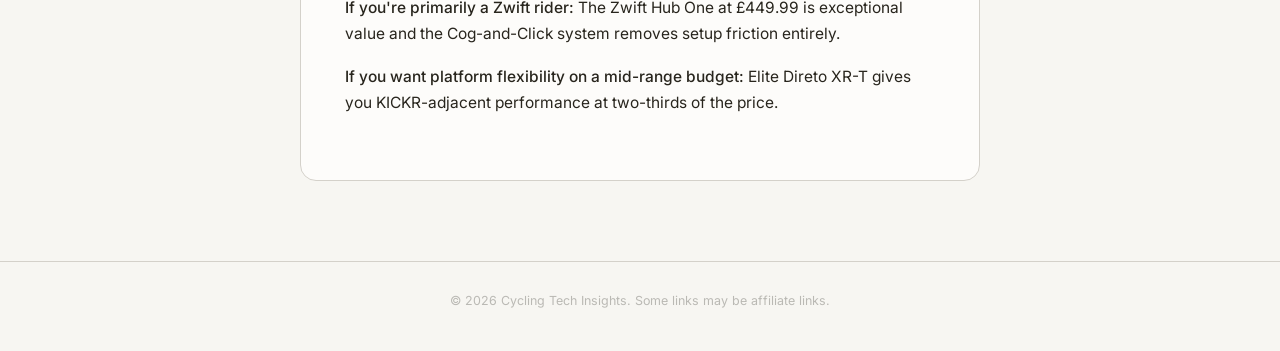
<file: articles/smart-trainers-uk-comparison.html>
<!DOCTYPE html>
<html lang="en">
<head>
  <meta charset="UTF-8">
  <title>Best Smart Trainers Available in the UK (2025) — AI-Connected Options Compared | Cycling Tech Insights</title>
  <meta name="viewport" content="width=device-width, initial-scale=1">
  <meta name="description" content="Comparing the best AI-connected smart trainers available to buy in the UK in 2025 — Wahoo KICKR, Tacx Neo, Zwift Hub, and Elite Direto with UK pricing and honest verdicts.">
  <link rel="stylesheet" href="../css/article.css">
</head>
<body>

  <div class="site-header">
    <div class="header-inner">
      <a href="/" class="site-logo">
        <img src="/business%20cards%2030%20(Logo).svg"
             onerror="this.src='/business%20cards%2030%20(Logo).png'"
             alt="Cycling Tech Insights logo">
        <div class="header-text">
          <span class="logo-name">Cycling Tech Insights</span>
          <span class="logo-tagline">UK Cycling Tech &amp; AI Tools</span>
        </div>
      </a>
      <a href="/" class="back-nav">← All articles</a>
    </div>
  </div>

  <div class="article-wrap">

    <article>
      <div class="article-meta">
        <span class="tag">Smart Trainers</span>
        <span class="tag">Buyer's Guide</span>
        <span class="tag">UK</span>
        <span>March 2025</span>
        <span>9 min read</span>
      </div>

      <h1>Best Smart Trainers Available in the UK (2025) — AI-Connected Options Compared</h1>

      <p>
        A smart trainer is now the foundation of any AI-powered indoor training setup. Without
        one, adaptive platforms like TrainerRoad and Wahoo SYSTM can only suggest — they can't
        control your resistance. With one, your training software talks directly to the hardware,
        adjusting load in real time based on your target power, your fatigue, and the virtual
        gradient. This guide covers the best options you can buy in the UK right now.
      </p>

      <h2>What to look for in a smart trainer</h2>
      <ul>
        <li><strong>ERG mode accuracy:</strong> How precisely the trainer holds your target wattage. Critical for interval work.</li>
        <li><strong>Road feel (flywheel weight):</strong> Heavier flywheels feel more like outdoor riding; lighter ones respond faster to load changes.</li>
        <li><strong>Noise:</strong> Relevant if you live in a flat or terraced house — a common UK constraint.</li>
        <li><strong>Direct-drive vs wheel-on:</strong> Direct-drive is more accurate and quieter; wheel-on trainers are cheaper and easier to set up.</li>
        <li><strong>UK availability and warranty:</strong> All options below are sold through authorised UK retailers with local warranty support.</li>
      </ul>

      <h2>Top picks</h2>

      <h3>1. Wahoo KICKR v6 — the benchmark</h3>
      <p>
        The KICKR v6 is the direct-drive trainer that most UK cyclists who train seriously end
        up buying. It connects to every major training platform via ANT+ FEC and Bluetooth SMART,
        its ERG mode is among the most precise available, and it pairs natively with Wahoo SYSTM
        for a completely integrated experience.
      </p>
      <p>
        The v6 added <strong>automatic gradient simulation up to 20%</strong> and improved
        power accuracy to ±1%. The built-in WiFi sync means ride data uploads without needing
        a phone nearby — handy if you train early morning before your phone is charged.
      </p>

      <div class="buy-box">
        <strong>UK price: £999.99 (Wahoo UK direct / Sigma Sport / Wiggle)</strong>
        <div class="buy-links">
          <a href="https://www.wahoofitness.com/devices/bike-trainers/kickr-smart-bike-trainer" rel="nofollow">Wahoo UK</a>
          <a href="https://www.sigmasport.co.uk/wahoo-kickr" rel="nofollow">Sigma Sport</a>
        </div>
      </div>

      <h3>2. Tacx Neo 3M — quietest on the market</h3>
      <p>
        If noise is your primary constraint, the Tacx Neo 3M is the answer. Its motor-braking
        design (no mechanical resistance unit) means it is virtually silent — significantly
        quieter than belt or fluid trainers. The Neo 3M also <strong>simulates road texture</strong>
        — cobbles and gravel create a subtle vibration through the drivetrain, which Zwift
        world-builders use to differentiate surface types.
      </p>
      <p>
        Power accuracy is ±1% and the trainer self-calibrates continuously — no spindown
        needed. A premium choice at a premium price, but the right call for flat dwellers
        or anyone with noise-sensitive neighbours.
      </p>

      <div class="buy-box">
        <strong>UK price: £1,099.99</strong>
        <div class="buy-links">
          <a href="https://www.amazon.co.uk/s?k=tacx+neo+3m" rel="nofollow">Amazon UK</a>
          <a href="https://www.wiggle.com/tacx-neo-3m" rel="nofollow">Wiggle</a>
        </div>
      </div>

      <h3>3. Zwift Hub One — best value AI-connected trainer</h3>
      <p>
        The Zwift Hub One (updated from the original Zwift Hub) is the most significant
        development at the budget end of the market. At <strong>£449.99</strong> it is less
        than half the price of the KICKR, and it now includes the <strong>Zwift Cog and Click</strong>
        system — meaning no cassette purchase is needed and gear-shifting is simulated via the
        Zwift app rather than physical derailleurs.
      </p>
      <p>
        For riders who primarily use Zwift and want a clean, low-friction setup, it is an
        outstanding value proposition. ERG mode performance is good (not KICKR-level, but
        close enough for most training scenarios). Not ideal if you want to use the trainer
        with multiple platforms simultaneously or need competitive power accuracy for racing.
      </p>

      <div class="buy-box">
        <strong>UK price: £449.99 (Zwift direct)</strong>
        <div class="buy-links">
          <a href="https://www.zwift.com/gb/hardware/zwift-hub" rel="nofollow">Zwift UK</a>
        </div>
      </div>

      <h3>4. Elite Direto XR-T — the mid-range challenger</h3>
      <p>
        Elite's Direto XR-T sits between the Zwift Hub and the KICKR in both price and
        performance. Power accuracy is ±1.5%, gradient simulation reaches 24%, and it
        integrates cleanly with all major training apps. It is notably quieter than the
        older Direto models.
      </p>
      <p>
        UK-available through Evans Cycles, Sigma Sport, and Amazon UK. A sensible choice
        if you want direct-drive quality without the KICKR price tag and don't want to be
        locked into the Zwift ecosystem.
      </p>

      <div class="buy-box">
        <strong>UK price: £649.99–£699.99</strong>
        <div class="buy-links">
          <a href="https://www.amazon.co.uk/s?k=elite+direto+xr-t" rel="nofollow">Amazon UK</a>
          <a href="https://www.evanscycles.com/elite-trainers" rel="nofollow">Evans Cycles</a>
        </div>
      </div>

      <h2>Full comparison</h2>

      <div class="table-wrap"><table class="comparison-table">
        <thead>
          <tr>
            <th>Trainer</th>
            <th>UK Price</th>
            <th>Accuracy</th>
            <th>Max gradient</th>
            <th>Noise</th>
          </tr>
        </thead>
        <tbody>
          <tr>
            <td><strong>Wahoo KICKR v6</strong></td>
            <td>£999.99</td>
            <td>±1%</td>
            <td>20%</td>
            <td>Moderate</td>
          </tr>
          <tr>
            <td><strong>Tacx Neo 3M</strong></td>
            <td>£1,099.99</td>
            <td>±1%</td>
            <td>25%</td>
            <td>Very quiet</td>
          </tr>
          <tr>
            <td><strong>Zwift Hub One</strong></td>
            <td>£449.99</td>
            <td>±2.5%</td>
            <td>16%</td>
            <td>Quiet</td>
          </tr>
          <tr>
            <td><strong>Elite Direto XR-T</strong></td>
            <td>£669.99</td>
            <td>±1.5%</td>
            <td>24%</td>
            <td>Quiet</td>
          </tr>
        </tbody>
      </table></div>

      <h2>Which trainer is right for you?</h2>
      <p>
        <strong>If budget is not the primary constraint:</strong> Wahoo KICKR v6 for all-round
        excellence, or Tacx Neo 3M if you live in a flat or have noise concerns.
      </p>
      <p>
        <strong>If you're primarily a Zwift rider:</strong> The Zwift Hub One at £449.99 is
        exceptional value and the Cog-and-Click system removes setup friction entirely.
      </p>
      <p>
        <strong>If you want platform flexibility on a mid-range budget:</strong> Elite Direto
        XR-T gives you KICKR-adjacent performance at two-thirds of the price.
      </p>

    </article>
  </div>

  <footer>
    &copy; <span id="year"></span> Cycling Tech Insights. Some links may be affiliate links.
  </footer>
  <script>document.getElementById('year').textContent = new Date().getFullYear();</script>
</body>
</html>
</file>
<file: css/article.css>
/* ═══════════════════════════════════════════════════════════
   Cycling Tech Insights — shared article stylesheet
   ═══════════════════════════════════════════════════════════ */

/* ── Fonts ────────────────────────────────────────────────── */
@import url('https://api.fontshare.com/v2/css?f[]=satoshi@700,500&display=swap');
@import url('https://fonts.bunny.net/css?family=inter:400,500&display=swap');

/* ── Reset & tokens ───────────────────────────────────────── */
*, *::before, *::after { box-sizing: border-box; }

:root {
  --bg:           #F7F6F2;
  --surface:      #FDFCFA;
  --border:       #D4D1CA;
  --text:         #28251D;
  --text-muted:   #7A7974;
  --text-faint:   #BAB9B4;
  --accent:       #01696F;
  --accent-dark:  #0C4E54;
  --tag-bg:       #D6EFEF;
  --tag-text:     #0C4E54;
  --header-bg:    #28283b;
  --buy-bg:       #F0FAF5;
  --buy-border:   #A8DABC;
  --buy-label:    #146639;
  --buy-btn:      #16803C;
  --buy-btn-h:    #0E5F2C;
  --font-head:    'Satoshi', system-ui, -apple-system, sans-serif;
  --font-body:    'Inter', system-ui, -apple-system, sans-serif;
}

html { scroll-behavior: smooth; }

body {
  font-family: var(--font-body);
  font-size: 1rem;
  line-height: 1.7;
  color: var(--text);
  background: var(--bg);
  margin: 0;
  padding: 0;
  -webkit-font-smoothing: antialiased;
}

a { color: var(--accent); text-decoration: none; }
a:hover { color: var(--accent-dark); text-decoration: underline; }

/* ── Site header on article pages ───────────────────────── */
.site-header {
  background: var(--header-bg);
  border-bottom: 1px solid rgba(255,255,255,0.06);
  padding: 0.75rem 1.5rem;
}
.site-header .header-inner {
  max-width: 740px;
  margin: 0 auto;
  display: flex;
  align-items: center;
  justify-content: space-between;
  gap: 1rem;
}
.site-header .site-logo {
  display: flex;
  align-items: center;
  gap: 1rem;
  text-decoration: none;
  flex-shrink: 0;
}
.site-header .site-logo img {
  height: 72px;
  width: 72px;
  border-radius: 10px;
  display: block;
  object-fit: contain;
  flex-shrink: 0;
}
.site-header .header-text {
  display: flex;
  flex-direction: column;
  gap: 0.1rem;
}
.site-header .header-text .logo-name {
  font-family: var(--font-head);
  font-size: 1.05rem;
  font-weight: 700;
  letter-spacing: -0.02em;
  color: #F5F3EE;
  line-height: 1.2;
}
.site-header .header-text .logo-tagline {
  font-size: 0.72rem;
  color: #6B6965;
  letter-spacing: 0.02em;
  line-height: 1;
}
.site-header .back-nav {
  font-size: 0.8rem;
  font-weight: 500;
  color: #6B6965;
  text-decoration: none;
  display: flex;
  align-items: center;
  gap: 0.3rem;
  transition: color 0.12s;
  white-space: nowrap;
  flex-shrink: 0;
}
.site-header .back-nav:hover { color: #C8C5BF; text-decoration: none; }
@media (max-width: 420px) {
  .site-header .header-text .logo-tagline { display: none; }
  .site-header .site-logo img { height: 56px; width: 56px; }
}


/* ── Article layout ───────────────────────────────────────── */
.article-wrap {
  max-width: 720px;
  margin: 2.5rem auto 0;
  padding: 0 1.25rem 5rem;
}

article {
  background: var(--surface);
  border: 1px solid var(--border);
  border-radius: 1rem;
  padding: 2.5rem 2.75rem 3rem;
}

/* ── Article meta ─────────────────────────────────────────── */
.article-meta {
  display: flex;
  flex-wrap: wrap;
  align-items: center;
  gap: 0.5rem 0.85rem;
  margin-bottom: 1.6rem;
  font-size: 0.8rem;
  color: var(--text-muted);
}
.article-meta span:not(.tag) {
  position: relative;
}
/* Separator dots between non-tag meta items */
.article-meta span:not(.tag) + span:not(.tag)::before {
  content: '·';
  margin-right: 0.85rem;
  color: var(--text-faint);
}

.tag {
  background: var(--tag-bg);
  color: var(--tag-text);
  padding: 0.15rem 0.6rem;
  border-radius: 999px;
  font-size: 0.68rem;
  font-weight: 500;
  letter-spacing: 0.04em;
  text-transform: uppercase;
}

/* ── Typography ───────────────────────────────────────────── */
h1 {
  font-family: var(--font-head);
  font-size: clamp(1.6rem, 3.5vw, 2rem);
  font-weight: 700;
  letter-spacing: -0.03em;
  line-height: 1.2;
  color: var(--text);
  margin: 0 0 1.25rem;
}

h2 {
  font-family: var(--font-head);
  font-size: 1.2rem;
  font-weight: 700;
  letter-spacing: -0.02em;
  line-height: 1.3;
  color: var(--text);
  margin: 2.25rem 0 0.65rem;
  padding-bottom: 0.45rem;
  border-bottom: 1px solid var(--border);
}

h3 {
  font-family: var(--font-head);
  font-size: 1.02rem;
  font-weight: 700;
  letter-spacing: -0.01em;
  color: var(--text);
  margin: 1.75rem 0 0.45rem;
}

p {
  margin: 0 0 1rem;
  font-size: 0.97rem;
}

ul, ol {
  padding-left: 1.4rem;
  margin: 0 0 1rem;
}
li {
  margin-bottom: 0.4rem;
  font-size: 0.97rem;
}

strong { font-weight: 500; }

em { font-style: italic; color: var(--text-muted); }

/* ── Buy / affiliate box ──────────────────────────────────── */
.buy-box {
  background: var(--buy-bg);
  border: 1px solid var(--buy-border);
  border-radius: 0.75rem;
  padding: 1.1rem 1.4rem 1.25rem;
  margin: 2rem 0;
}
.buy-box strong {
  display: block;
  margin-bottom: 0.5rem;
  font-size: 0.88rem;
  font-weight: 500;
  color: var(--buy-label);
}
.buy-box .buy-links {
  display: flex;
  flex-wrap: wrap;
  gap: 0.5rem;
  margin-top: 0.75rem;
}
.buy-box a {
  display: inline-block;
  background: var(--buy-btn);
  color: #fff;
  padding: 0.42rem 1.1rem;
  border-radius: 0.45rem;
  font-size: 0.83rem;
  font-weight: 500;
  text-decoration: none;
  transition: background 0.12s;
}
.buy-box a:hover {
  background: var(--buy-btn-h);
  text-decoration: none;
  color: #fff;
}

/* ── Comparison table ─────────────────────────────────────── */
.table-wrap {
  overflow-x: auto;
  margin: 1.75rem 0;
  border-radius: 0.6rem;
  border: 1px solid var(--border);
}

.comparison-table {
  width: 100%;
  border-collapse: collapse;
  font-size: 0.875rem;
  min-width: 480px;
}
.comparison-table thead th {
  background: var(--header-bg);
  color: #D4D1CA;
  font-family: var(--font-head);
  font-weight: 500;
  font-size: 0.78rem;
  letter-spacing: 0.05em;
  text-transform: uppercase;
  text-align: left;
  padding: 0.65rem 0.9rem;
  border-bottom: none;
}
.comparison-table td {
  padding: 0.6rem 0.9rem;
  border-bottom: 1px solid var(--border);
  color: var(--text);
}
.comparison-table tbody tr:last-child td { border-bottom: none; }
.comparison-table tbody tr:nth-child(even) td { background: rgba(0,0,0,0.018); }

/* ── Footer ───────────────────────────────────────────────── */
footer {
  border-top: 1px solid var(--border);
  text-align: center;
  font-size: 0.78rem;
  color: var(--text-faint);
  padding: 1.75rem 1.25rem 2.5rem;
  line-height: 1.7;
}
footer a { color: var(--text-muted); }
footer a:hover { color: var(--text); }

/* ── Responsive ───────────────────────────────────────────── */
@media (max-width: 640px) {
  article {
    padding: 1.5rem 1.25rem 2rem;
    border-radius: 0.75rem;
  }
  h1 { font-size: 1.5rem; }
  h2 { font-size: 1.1rem; }
  .article-meta { gap: 0.35rem 0.65rem; }
  .buy-box { padding: 0.9rem 1rem 1rem; }
}

/* ── Reduced motion ───────────────────────────────────────── */
@media (prefers-reduced-motion: reduce) {
  html { scroll-behavior: auto; }
  .buy-box a { transition: none; }
}
</file>
